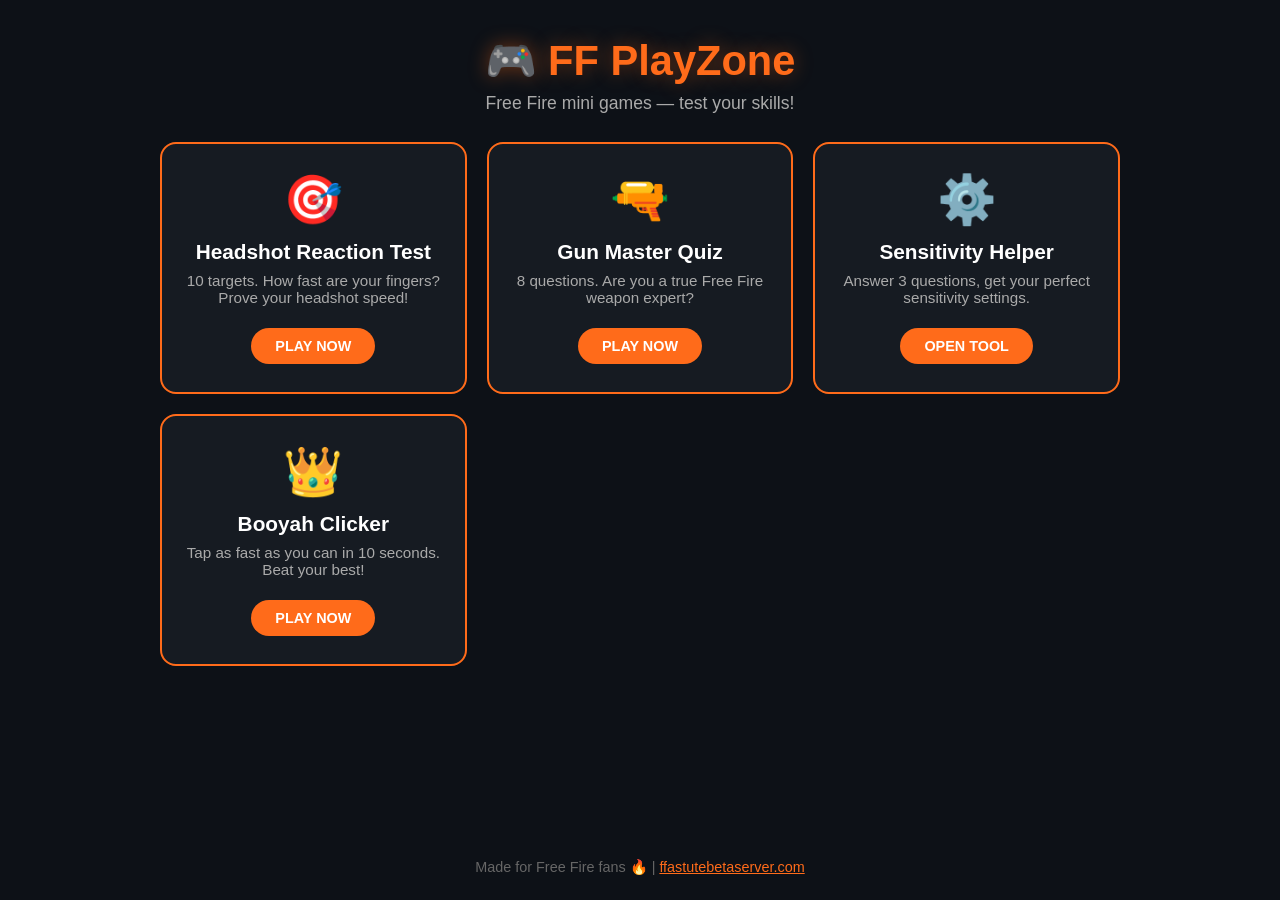
<file: index.html>
<!DOCTYPE html>
<html lang="en">
<head>
<meta charset="UTF-8">
<meta name="viewport" content="width=device-width, initial-scale=1.0, maximum-scale=1.0, user-scalable=no">
<meta name="description" content="Play free Free Fire mini games online - Headshot Reaction Test, Gun Master Quiz, Sensitivity Helper and Booyah Clicker. No download needed!">
<meta name="keywords" content="free fire mini games, free fire games online, headshot reaction test, ff quiz, ff sensitivity, booyah clicker, free fire tools">
<meta property="og:title" content="FF PlayZone - Free Fire Mini Games">
<meta property="og:description" content="4 free Free Fire mini games in your browser. Test your headshot speed!">
<meta property="og:type" content="website">
<meta name="google-site-verification" content="cEL4mnraSI4PlHnypVSVF9kv9lIkyo-G5kyy9Sn4YlQ">
<meta name="theme-color" content="#ff6b1a">
<title>FF PlayZone — Free Fire Mini Games</title>
<style>
*{margin:0;padding:0;box-sizing:border-box}
body{font-family:'Segoe UI',Arial,sans-serif;background:#0d1117;color:#fff;min-height:100vh;display:flex;flex-direction:column;align-items:center}
header{text-align:center;padding:36px 20px 8px}
header h1{font-size:2.6rem;color:#ff6b1a;text-shadow:0 0 20px rgba(255,107,26,.4)}
header p{color:#aaa;margin-top:8px;font-size:1.1rem}
.view{display:none;width:100%;max-width:1000px;padding:20px}
#view-home{display:block}
.grid{display:grid;grid-template-columns:repeat(auto-fit,minmax(240px,1fr));gap:20px;width:100%}
.card{background:#161b22;border:2px solid #ff6b1a;border-radius:16px;padding:28px 20px;text-align:center;color:#fff;cursor:pointer;transition:transform .15s,border-color .15s}
.card:hover{transform:translateY(-4px);border-color:#ffd23f}
.card-emoji{font-size:3rem;margin-bottom:12px}
.card h2{font-size:1.3rem;margin-bottom:8px}
.card p{color:#aaa;font-size:.95rem;margin-bottom:16px;min-height:40px}
.badge{display:inline-block;background:#ff6b1a;color:#fff;font-weight:bold;padding:10px 24px;border-radius:30px;font-size:.9rem}
.back{color:#ff6b1a;font-weight:bold;margin:6px 0 14px;display:inline-block;cursor:pointer;background:none;border:none;font-size:1rem;text-align:left}
.game-box{width:100%;max-width:700px;margin:0 auto;text-align:center}
#message{font-size:1.4rem;font-weight:bold;min-height:44px;margin:14px 0;color:#ffd23f}
.big-btn{background:#ff6b1a;color:#fff;border:none;font-size:1.2rem;font-weight:bold;padding:14px 44px;border-radius:40px;cursor:pointer;margin:8px}
.big-btn:hover{background:#ff822f}
.big-btn:disabled{background:#555;cursor:default}
.overlay-screen{position:absolute;inset:0;background:rgba(13,17,23,.94);display:flex;flex-direction:column;align-items:center;justify-content:center;border-radius:16px;z-index:5;padding:20px}
.overlay-screen h2{font-size:1.8rem;margin-bottom:12px;color:#ff6b1a}
.overlay-screen p{color:#ccc;margin-bottom:20px;max-width:420px}
#arena{position:relative;width:100%;height:64vh;min-height:400px;background:#0d1117;border:2px solid #ff6b1a;border-radius:16px;overflow:hidden;touch-action:none;user-select:none;-webkit-user-select:none}
#target{display:none;position:absolute;width:68px;height:68px;margin:-34px 0 0 -34px;border-radius:50%;background:radial-gradient(circle,#ff3b3b 28%,#ff6b1a 62%,#ffd23f 100%);cursor:pointer;box-shadow:0 0 26px #ff3b3b;z-index:2}
#result{font-size:1.3rem;font-weight:bold;margin-bottom:8px}
#rank{font-size:1.5rem;font-weight:bold;color:#ffd23f;margin-bottom:20px}
.opt-btn{display:block;width:100%;background:#161b22;border:2px solid #2a2f3a;color:#fff;font-size:1.05rem;padding:14px;border-radius:12px;margin:10px 0;cursor:pointer;text-align:left}
.opt-btn:hover{border-color:#ff6b1a}
.opt-btn.correct{border-color:#2ecc71;background:#14301f}
.opt-btn.wrong{border-color:#e74c3c;background:#331414}
.opt-btn:disabled{cursor:default;opacity:.9}
#quiz-q{font-size:1.35rem;font-weight:bold;margin:10px 0 18px;min-height:60px}
#quiz-score{color:#ffd23f;font-weight:bold;margin-bottom:10px}
.sensi-row{background:#161b22;border:2px solid #2a2f3a;border-radius:12px;padding:14px;margin:10px 0;display:flex;justify-content:space-between;align-items:center}
.sensi-row b{color:#ff6b1a;font-size:1.3rem}
select{background:#161b22;color:#fff;border:2px solid #2a2f3a;border-radius:10px;padding:10px 14px;font-size:1rem;margin:6px;width:100%;max-width:420px}
label{display:block;color:#aaa;margin-top:14px}
#clicker-btn{width:220px;height:220px;border-radius:50%;border:6px solid #ffd23f;background:radial-gradient(circle,#ff6b1a,#c1440e);color:#fff;font-size:1.8rem;font-weight:bold;cursor:pointer;margin:20px auto;display:block;touch-action:manipulation;user-select:none;-webkit-user-select:none}
#clicker-btn:active{transform:scale(.94)}
#click-count{font-size:3rem;font-weight:bold;color:#ffd23f}
#click-time{font-size:1.2rem;color:#aaa;margin-bottom:10px}
footer{margin-top:auto;padding:24px;color:#666;font-size:.9rem;text-align:center}
footer a{color:#ff6b1a}
</style>
</head>
<body>
<header>
  <h1>🎮 FF PlayZone</h1>
  <p>Free Fire mini games — test your skills!</p>
</header>

<!-- ============ HOME ============ -->
<div class="view" id="view-home">
  <div class="grid">
    <div class="card" onclick="show('view-reaction')">
      <div class="card-emoji">🎯</div><h2>Headshot Reaction Test</h2>
      <p>10 targets. How fast are your fingers? Prove your headshot speed!</p>
      <span class="badge">PLAY NOW</span>
    </div>
    <div class="card" onclick="show('view-quiz');startQuiz()">
      <div class="card-emoji">🔫</div><h2>Gun Master Quiz</h2>
      <p>8 questions. Are you a true Free Fire weapon expert?</p>
      <span class="badge">PLAY NOW</span>
    </div>
    <div class="card" onclick="show('view-sensi')">
      <div class="card-emoji">⚙️</div><h2>Sensitivity Helper</h2>
      <p>Answer 3 questions, get your perfect sensitivity settings.</p>
      <span class="badge">OPEN TOOL</span>
    </div>
    <div class="card" onclick="show('view-clicker');resetClicker()">
      <div class="card-emoji">👑</div><h2>Booyah Clicker</h2>
      <p>Tap as fast as you can in 10 seconds. Beat your best!</p>
      <span class="badge">PLAY NOW</span>
    </div>
  </div>
</div>

<!-- ============ REACTION GAME ============ -->
<div class="view" id="view-reaction">
  <button class="back" onclick="show('view-home')">← Back to games</button>
  <div class="game-box">
    <div id="message">Tap START when ready!</div>
    <div id="arena">
      <div id="startScreen" class="overlay-screen">
        <h2>🎯 Headshot Reaction Test</h2>
        <p>10 targets will pop up at random spots. Tap each one as FAST as you can!</p>
        <button id="startBtn" class="big-btn">START</button>
      </div>
      <div id="endScreen" class="overlay-screen" style="display:none">
        <h2>Done!</h2><p id="result"></p><p id="rank"></p>
        <button id="againBtn" class="big-btn">PLAY AGAIN</button>
      </div>
      <div id="target"></div>
    </div>
  </div>
</div>

<!-- ============ GUN QUIZ ============ -->
<div class="view" id="view-quiz">
  <button class="back" onclick="show('view-home')">← Back to games</button>
  <div class="game-box">
    <div id="quiz-score"></div>
    <div id="quiz-q"></div>
    <div id="quiz-opts"></div>
    <div id="quiz-end" style="display:none">
      <h2 style="color:#ff6b1a;margin:16px 0">Quiz Complete!</h2>
      <p id="quiz-result" style="font-size:1.3rem;margin-bottom:8px"></p>
      <p id="quiz-rank" style="font-size:1.4rem;color:#ffd23f;font-weight:bold;margin-bottom:16px"></p>
      <button class="big-btn" onclick="startQuiz()">PLAY AGAIN</button>
    </div>
  </div>
</div>

<!-- ============ SENSITIVITY HELPER ============ -->
<div class="view" id="view-sensi">
  <button class="back" onclick="show('view-home')">← Back to games</button>
  <div class="game-box" style="text-align:left">
    <h2 style="color:#ff6b1a;margin-bottom:6px">⚙️ Sensitivity Helper</h2>
    <p style="color:#aaa;margin-bottom:10px">Answer 3 questions — get a starting setup. Adjust in-game to your feel!</p>
    <label>1. Your device?</label>
    <select id="s-device"><option value="phone">📱 Phone</option><option value="tablet">📟 Tablet / iPad</option></select>
    <label>2. Your play style?</label>
    <select id="s-style"><option value="rusher">⚡ Rusher (close fights)</option><option value="allround">🎯 All-round</option><option value="sniper">🔭 Sniper (long range)</option></select>
    <label>3. Your experience?</label>
    <select id="s-exp"><option value="new">🌱 Beginner</option><option value="mid">🔥 Intermediate</option><option value="pro">👑 Pro</option></select>
    <div style="text-align:center;margin-top:16px"><button class="big-btn" onclick="genSensi()">GET MY SETTINGS</button></div>
    <div id="sensi-out" style="display:none;margin-top:10px">
      <div class="sensi-row"><span>General</span><b id="sv-gen"></b></div>
      <div class="sensi-row"><span>Red Dot</span><b id="sv-red"></b></div>
      <div class="sensi-row"><span>2x Scope</span><b id="sv-2x"></b></div>
      <div class="sensi-row"><span>4x Scope</span><b id="sv-4x"></b></div>
      <div class="sensi-row"><span>Sniper Scope</span><b id="sv-sn"></b></div>
      <div class="sensi-row"><span>Free Look</span><b id="sv-free"></b></div>
      <p style="color:#666;font-size:.85rem;margin-top:10px">Starting point only — test in training ground and adjust ±10 until it feels right. No setting gives auto headshots!</p>
    </div>
  </div>
</div>

<!-- ============ BOOYAH CLICKER ============ -->
<div class="view" id="view-clicker">
  <button class="back" onclick="show('view-home')">← Back to games</button>
  <div class="game-box">
    <h2 style="color:#ff6b1a">👑 Booyah Clicker</h2>
    <p style="color:#aaa;margin:8px 0">Tap the button as many times as you can in <b>10 seconds</b>!</p>
    <div id="click-time">Press START</div>
    <div id="click-count">0</div>
    <button id="clicker-btn" disabled>BOOYAH!</button>
    <div><button id="clicker-start" class="big-btn" onclick="startClicker()">START</button></div>
    <p id="click-best" style="color:#ffd23f;margin-top:10px"></p>
  </div>
</div>

<footer>
  <p>Made for Free Fire fans 🔥 | <a href="https://ffastutebetaserver.com">ffastutebetaserver.com</a></p>
</footer>

<script>
'use strict';
function show(id){
  var views=document.querySelectorAll('.view');
  for(var i=0;i<views.length;i++) views[i].style.display='none';
  document.getElementById(id).style.display='block';
  window.scrollTo(0,0);
}

/* ---------- 1. REACTION GAME ---------- */
var rArena=document.getElementById('arena'), rTarget=document.getElementById('target'),
    rMsg=document.getElementById('message'), rTimes=[], rRound=0, rStart=0, rTimer=null;
var R_TOTAL=10;
document.getElementById('startBtn').addEventListener('click',rStartGame);
document.getElementById('againBtn').addEventListener('click',rStartGame);
function rStartGame(){
  document.getElementById('startScreen').style.display='none';
  document.getElementById('endScreen').style.display='none';
  rRound=0; rTimes=[]; rNext();
}
function rNext(){
  if(rRound>=R_TOTAL){ rFinish(); return; }
  rTarget.style.display='none'; rMsg.textContent='Wait for the target…';
  rTimer=setTimeout(function(){
    var r=rArena.getBoundingClientRect(), pad=70;
    var x=pad+Math.random()*Math.max(r.width-pad*2,10);
    var y=pad+Math.random()*Math.max(r.height-pad*2,10);
    rTarget.style.left=x+'px'; rTarget.style.top=y+'px';
    rTarget.style.display='block'; rStart=performance.now(); rMsg.textContent='TAP NOW!';
  }, 800+Math.random()*2200);
}
rTarget.addEventListener('pointerdown',function(e){
  e.preventDefault();
  if(rTarget.style.display!=='block') return;
  var ms=Math.round(performance.now()-rStart);
  rTimes.push(ms); rRound++; clearTimeout(rTimer); rTarget.style.display='none';
  if(rRound>=R_TOTAL){ rFinish(); return; }
  rMsg.textContent=ms+' ms — '+(R_TOTAL-rRound)+' left';
  setTimeout(rNext,600);
});
function rFinish(){
  clearTimeout(rTimer); rTarget.style.display='none';
  var avg=Math.round(rTimes.reduce(function(a,b){return a+b;},0)/rTimes.length);
  var best=Math.min.apply(null,rTimes);
  document.getElementById('result').textContent='Average: '+avg+' ms • Best: '+best+' ms';
  var rank = avg<250 ? '🏆 GRANDMASTER — insane speed!'
    : avg<350 ? '💎 HEROIC — pro player!'
    : avg<450 ? '🔷 DIAMOND — sharp!'
    : avg<600 ? '🟢 PLATINUM — good!' : '🟡 GOLD — keep practicing!';
  document.getElementById('rank').textContent=rank;
  rMsg.textContent='Test complete!';
  document.getElementById('endScreen').style.display='flex';
}

/* ---------- 2. GUN MASTER QUIZ ---------- */
var QUIZ=[
 {q:'Which gun is called the king of close-range fights?',o:['AK','MP40','AWM','M4A1'],a:1},
 {q:'The AWM is what type of weapon?',o:['SMG','Shotgun','Sniper Rifle','Pistol'],a:2},
 {q:'Which shotgun hits hardest up close?',o:['M1014','SPAS12','M1887','Desert Eagle'],a:2},
 {q:'The Desert Eagle is a…',o:['Assault Rifle','SMG','Sniper','Pistol'],a:3},
 {q:'Where do you find the Groza?',o:['In houses','Airdrop','Vending machine','Anywhere'],a:1},
 {q:'Which of these is an Assault Rifle?',o:['MP5','M4A1','UMP','M1014'],a:1},
 {q:'The Kar98k uses which ammo?',o:['SMG ammo','Shotgun shells','Sniper ammo','AR ammo'],a:2},
 {q:'Which weapon is best for long-range one-taps?',o:['MP40','M1887','AWM','Fists'],a:2}
];
var qIdx=0,qScore=0;
function startQuiz(){
  qIdx=0;qScore=0;
  document.getElementById('quiz-end').style.display='none';
  renderQ();
}
function renderQ(){
  var Q=QUIZ[qIdx];
  document.getElementById('quiz-score').textContent='Question '+(qIdx+1)+'/'+QUIZ.length+' • Score: '+qScore;
  document.getElementById('quiz-q').textContent=Q.q;
  var box=document.getElementById('quiz-opts'); box.innerHTML='';
  for(var i=0;i<Q.o.length;i++){
    (function(i){
      var b=document.createElement('button');
      b.className='opt-btn'; b.textContent=Q.o[i];
      b.onclick=function(){answerQ(i,b);};
      box.appendChild(b);
    })(i);
  }
}
function answerQ(i,btn){
  var Q=QUIZ[qIdx];
  var btns=document.getElementById('quiz-opts').children;
  for(var k=0;k<btns.length;k++) btns[k].disabled=true;
  if(i===Q.a){ btn.className+=' correct'; qScore++; }
  else { btn.className+=' wrong'; btns[Q.a].className+=' correct'; }
  setTimeout(function(){
    qIdx++;
    if(qIdx<QUIZ.length) renderQ(); else endQuiz();
  },900);
}
function endQuiz(){
  document.getElementById('quiz-q').textContent='';
  document.getElementById('quiz-opts').innerHTML='';
  document.getElementById('quiz-score').textContent='';
  document.getElementById('quiz-result').textContent='You scored '+qScore+' / '+QUIZ.length;
  var r = qScore===8 ? '🏆 WEAPON MASTER!' : qScore>=6 ? '💎 Pro Shooter!' : qScore>=4 ? '🔷 Solid Player!' : '🟡 Keep Training!';
  document.getElementById('quiz-rank').textContent=r;
  document.getElementById('quiz-end').style.display='block';
}

/* ---------- 3. SENSITIVITY HELPER ---------- */
function genSensi(){
  var dev=document.getElementById('s-device').value,
      sty=document.getElementById('s-style').value,
      exp=document.getElementById('s-exp').value;
  var base = dev==='tablet' ? 85 : 95;
  if(sty==='rusher') base+=5;
  if(sty==='sniper') base-=10;
  if(exp==='new') base-=10;
  if(exp==='pro') base+=5;
  function clamp(v){ return Math.max(50,Math.min(100,Math.round(v))); }
  document.getElementById('sv-gen').textContent=clamp(base);
  document.getElementById('sv-red').textContent=clamp(base);
  document.getElementById('sv-2x').textContent=clamp(base-8);
  document.getElementById('sv-4x').textContent=clamp(base-15);
  document.getElementById('sv-sn').textContent=clamp(base-25);
  document.getElementById('sv-free').textContent=clamp(base+2);
  document.getElementById('sensi-out').style.display='block';
}

/* ---------- 4. BOOYAH CLICKER ---------- */
var cCount=0,cActive=false,cTimer=null,cLeft=10;
var cBest=parseInt(localStorage.getItem('booyahBest')||'0',10);
function resetClicker(){
  cCount=0;cActive=false;clearInterval(cTimer);
  document.getElementById('click-count').textContent='0';
  document.getElementById('click-time').textContent='Press START';
  document.getElementById('clicker-btn').disabled=true;
  document.getElementById('clicker-start').disabled=false;
  showBest();
}
function showBest(){
  document.getElementById('click-best').textContent = cBest>0 ? '🏅 Your best: '+cBest+' taps' : '';
}
function startClicker(){
  cCount=0;cLeft=10;cActive=true;
  document.getElementById('click-count').textContent='0';
  document.getElementById('clicker-btn').disabled=false;
  document.getElementById('clicker-start').disabled=true;
  tick();
  cTimer=setInterval(function(){
    cLeft--; tick();
    if(cLeft<=0){ endClicker(); }
  },1000);
}
function tick(){ document.getElementById('click-time').textContent=cLeft+' seconds left!'; }
document.getElementById('clicker-btn').addEventListener('pointerdown',function(e){
  e.preventDefault();
  if(!cActive) return;
  cCount++;
  document.getElementById('click-count').textContent=cCount;
});
function endClicker(){
  clearInterval(cTimer); cActive=false;
  document.getElementById('clicker-btn').disabled=true;
  document.getElementById('clicker-start').disabled=false;
  var msg;
  if(cCount>cBest && cCount>0){ cBest=cCount; localStorage.setItem('booyahBest',String(cBest)); msg='🎉 NEW BEST! '; }
  else msg='';
  msg += cCount>=80 ? 'BOOYAH! Insane speed! 👑' : cCount>=50 ? 'Great tapping! 🔥' : cCount>=25 ? 'Good! Keep practicing! 👍' : 'Warm up those fingers! 💪';
  document.getElementById('click-time').textContent=msg;
  showBest();
}
showBest();
</script>
</body>
</html>
</file>
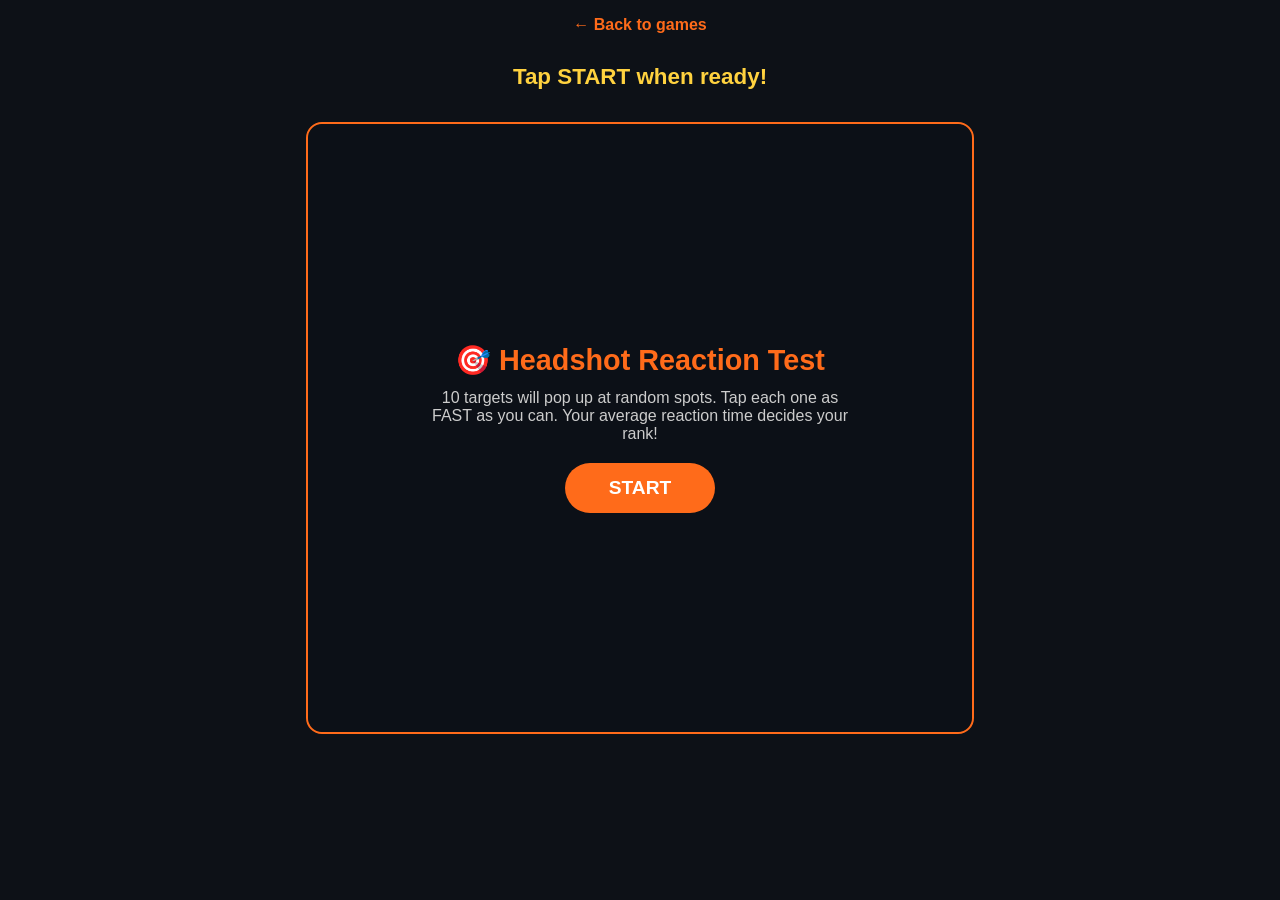
<file: headshot-reaction.html>
<!DOCTYPE html>
<html lang="en">
<head>
<meta charset="UTF-8">
<meta name="viewport" content="width=device-width, initial-scale=1.0, maximum-scale=1.0, user-scalable=no">
<title>Headshot Reaction Test — FF PlayZone</title>
<link rel="stylesheet" href="../style.css">
<style>
  #arena {
    position: relative;
    width: 100%;
    height: 68vh;
    min-height: 420px;
    background: #0d1117;
    border: 2px solid #ff6b1a;
    border-radius: 16px;
    overflow: hidden;
    touch-action: none;
    user-select: none;
    -webkit-user-select: none;
  }
  #target {
    display: none;
    position: absolute;
    width: 68px; height: 68px;
    margin: -34px 0 0 -34px;
    border-radius: 50%;
    background: radial-gradient(circle, #ff3b3b 28%, #ff6b1a 62%, #ffd23f 100%);
    cursor: pointer;
    box-shadow: 0 0 26px #ff3b3b;
    z-index: 2;
  }
</style>
</head>
<body>
<a class="back" href="../index.html">← Back to games</a>
<div class="game-wrap">
  <div id="message">Tap START when ready!</div>
  <div id="arena">
    <div id="startScreen" class="overlay-screen">
      <h2>🎯 Headshot Reaction Test</h2>
      <p>10 targets will pop up at random spots. Tap each one as FAST as you can. Your average reaction time decides your rank!</p>
      <button id="startBtn" class="big-btn">START</button>
    </div>
    <div id="endScreen" class="overlay-screen" style="display:none">
      <h2>Done!</h2>
      <p id="result"></p>
      <p id="rank"></p>
      <button id="againBtn" class="big-btn">PLAY AGAIN</button>
    </div>
    <div id="target"></div>
  </div>
</div>
<script src="headshot.js"></script>
</body>
</html>
</file>
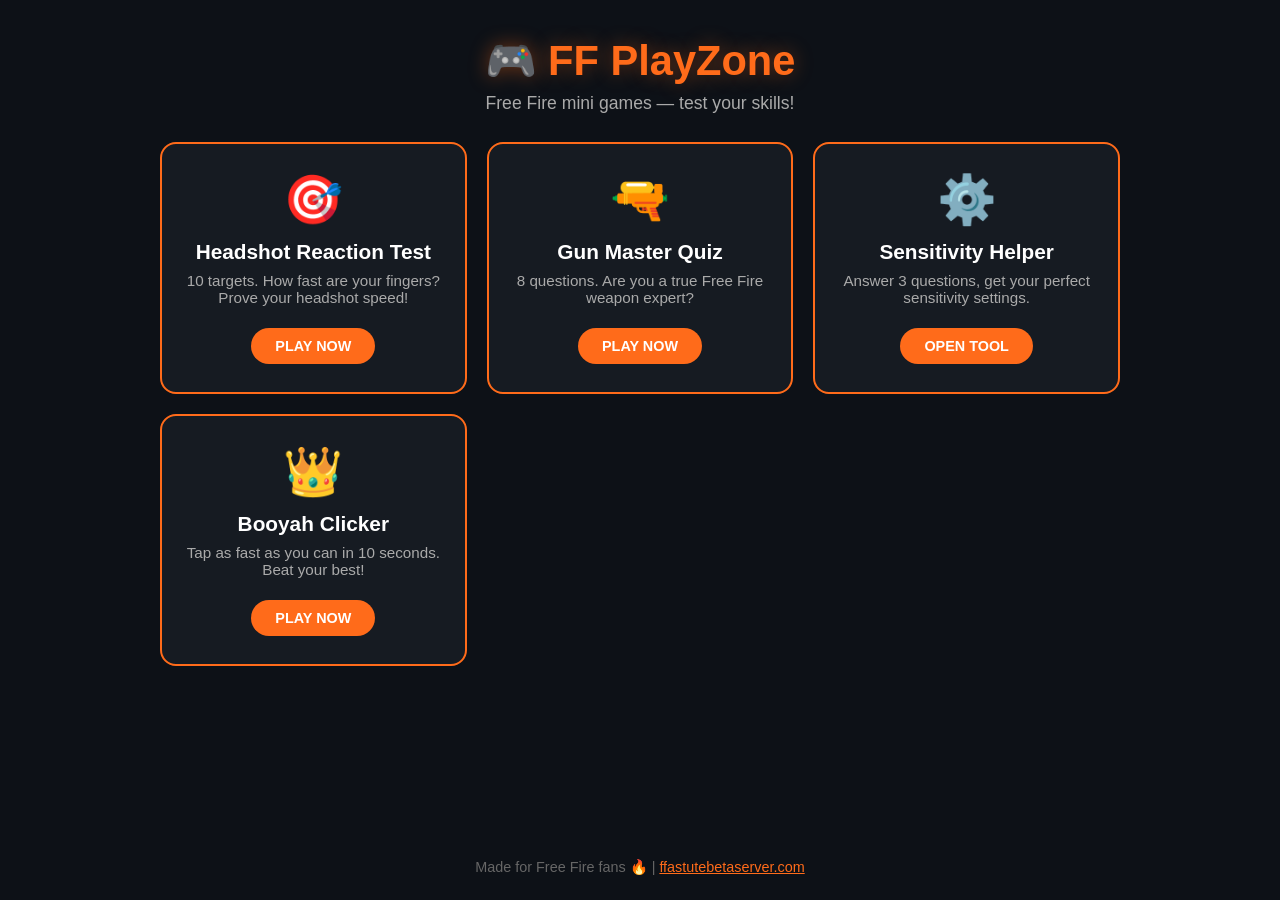
<file: index (2).html>
<!DOCTYPE html>
<html lang="en">
<head>
<meta charset="UTF-8">
<meta name="viewport" content="width=device-width, initial-scale=1.0, maximum-scale=1.0, user-scalable=no">
<meta name="description" content="Play free Free Fire mini games online - Headshot Reaction Test, Gun Master Quiz, Sensitivity Helper and Booyah Clicker. No download needed!">
<meta name="keywords" content="free fire mini games, free fire games online, headshot reaction test, ff quiz, ff sensitivity, booyah clicker, free fire tools">
<meta property="og:title" content="FF PlayZone - Free Fire Mini Games">
<meta property="og:description" content="4 free Free Fire mini games in your browser. Test your headshot speed!">
<meta property="og:type" content="website">
<meta name="google-site-verification" content="google574f6de405ccb6bb.html">
<meta name="theme-color" content="#ff6b1a">
<title>FF PlayZone — Free Fire Mini Games</title>
<style>
*{margin:0;padding:0;box-sizing:border-box}
body{font-family:'Segoe UI',Arial,sans-serif;background:#0d1117;color:#fff;min-height:100vh;display:flex;flex-direction:column;align-items:center}
header{text-align:center;padding:36px 20px 8px}
header h1{font-size:2.6rem;color:#ff6b1a;text-shadow:0 0 20px rgba(255,107,26,.4)}
header p{color:#aaa;margin-top:8px;font-size:1.1rem}
.view{display:none;width:100%;max-width:1000px;padding:20px}
#view-home{display:block}
.grid{display:grid;grid-template-columns:repeat(auto-fit,minmax(240px,1fr));gap:20px;width:100%}
.card{background:#161b22;border:2px solid #ff6b1a;border-radius:16px;padding:28px 20px;text-align:center;color:#fff;cursor:pointer;transition:transform .15s,border-color .15s}
.card:hover{transform:translateY(-4px);border-color:#ffd23f}
.card-emoji{font-size:3rem;margin-bottom:12px}
.card h2{font-size:1.3rem;margin-bottom:8px}
.card p{color:#aaa;font-size:.95rem;margin-bottom:16px;min-height:40px}
.badge{display:inline-block;background:#ff6b1a;color:#fff;font-weight:bold;padding:10px 24px;border-radius:30px;font-size:.9rem}
.back{color:#ff6b1a;font-weight:bold;margin:6px 0 14px;display:inline-block;cursor:pointer;background:none;border:none;font-size:1rem;text-align:left}
.game-box{width:100%;max-width:700px;margin:0 auto;text-align:center}
#message{font-size:1.4rem;font-weight:bold;min-height:44px;margin:14px 0;color:#ffd23f}
.big-btn{background:#ff6b1a;color:#fff;border:none;font-size:1.2rem;font-weight:bold;padding:14px 44px;border-radius:40px;cursor:pointer;margin:8px}
.big-btn:hover{background:#ff822f}
.big-btn:disabled{background:#555;cursor:default}
.overlay-screen{position:absolute;inset:0;background:rgba(13,17,23,.94);display:flex;flex-direction:column;align-items:center;justify-content:center;border-radius:16px;z-index:5;padding:20px}
.overlay-screen h2{font-size:1.8rem;margin-bottom:12px;color:#ff6b1a}
.overlay-screen p{color:#ccc;margin-bottom:20px;max-width:420px}
#arena{position:relative;width:100%;height:64vh;min-height:400px;background:#0d1117;border:2px solid #ff6b1a;border-radius:16px;overflow:hidden;touch-action:none;user-select:none;-webkit-user-select:none}
#target{display:none;position:absolute;width:68px;height:68px;margin:-34px 0 0 -34px;border-radius:50%;background:radial-gradient(circle,#ff3b3b 28%,#ff6b1a 62%,#ffd23f 100%);cursor:pointer;box-shadow:0 0 26px #ff3b3b;z-index:2}
#result{font-size:1.3rem;font-weight:bold;margin-bottom:8px}
#rank{font-size:1.5rem;font-weight:bold;color:#ffd23f;margin-bottom:20px}
.opt-btn{display:block;width:100%;background:#161b22;border:2px solid #2a2f3a;color:#fff;font-size:1.05rem;padding:14px;border-radius:12px;margin:10px 0;cursor:pointer;text-align:left}
.opt-btn:hover{border-color:#ff6b1a}
.opt-btn.correct{border-color:#2ecc71;background:#14301f}
.opt-btn.wrong{border-color:#e74c3c;background:#331414}
.opt-btn:disabled{cursor:default;opacity:.9}
#quiz-q{font-size:1.35rem;font-weight:bold;margin:10px 0 18px;min-height:60px}
#quiz-score{color:#ffd23f;font-weight:bold;margin-bottom:10px}
.sensi-row{background:#161b22;border:2px solid #2a2f3a;border-radius:12px;padding:14px;margin:10px 0;display:flex;justify-content:space-between;align-items:center}
.sensi-row b{color:#ff6b1a;font-size:1.3rem}
select{background:#161b22;color:#fff;border:2px solid #2a2f3a;border-radius:10px;padding:10px 14px;font-size:1rem;margin:6px;width:100%;max-width:420px}
label{display:block;color:#aaa;margin-top:14px}
#clicker-btn{width:220px;height:220px;border-radius:50%;border:6px solid #ffd23f;background:radial-gradient(circle,#ff6b1a,#c1440e);color:#fff;font-size:1.8rem;font-weight:bold;cursor:pointer;margin:20px auto;display:block;touch-action:manipulation;user-select:none;-webkit-user-select:none}
#clicker-btn:active{transform:scale(.94)}
#click-count{font-size:3rem;font-weight:bold;color:#ffd23f}
#click-time{font-size:1.2rem;color:#aaa;margin-bottom:10px}
footer{margin-top:auto;padding:24px;color:#666;font-size:.9rem;text-align:center}
footer a{color:#ff6b1a}
</style>
</head>
<body>
<header>
  <h1>🎮 FF PlayZone</h1>
  <p>Free Fire mini games — test your skills!</p>
</header>

<!-- ============ HOME ============ -->
<div class="view" id="view-home">
  <div class="grid">
    <div class="card" onclick="show('view-reaction')">
      <div class="card-emoji">🎯</div><h2>Headshot Reaction Test</h2>
      <p>10 targets. How fast are your fingers? Prove your headshot speed!</p>
      <span class="badge">PLAY NOW</span>
    </div>
    <div class="card" onclick="show('view-quiz');startQuiz()">
      <div class="card-emoji">🔫</div><h2>Gun Master Quiz</h2>
      <p>8 questions. Are you a true Free Fire weapon expert?</p>
      <span class="badge">PLAY NOW</span>
    </div>
    <div class="card" onclick="show('view-sensi')">
      <div class="card-emoji">⚙️</div><h2>Sensitivity Helper</h2>
      <p>Answer 3 questions, get your perfect sensitivity settings.</p>
      <span class="badge">OPEN TOOL</span>
    </div>
    <div class="card" onclick="show('view-clicker');resetClicker()">
      <div class="card-emoji">👑</div><h2>Booyah Clicker</h2>
      <p>Tap as fast as you can in 10 seconds. Beat your best!</p>
      <span class="badge">PLAY NOW</span>
    </div>
  </div>
</div>

<!-- ============ REACTION GAME ============ -->
<div class="view" id="view-reaction">
  <button class="back" onclick="show('view-home')">← Back to games</button>
  <div class="game-box">
    <div id="message">Tap START when ready!</div>
    <div id="arena">
      <div id="startScreen" class="overlay-screen">
        <h2>🎯 Headshot Reaction Test</h2>
        <p>10 targets will pop up at random spots. Tap each one as FAST as you can!</p>
        <button id="startBtn" class="big-btn">START</button>
      </div>
      <div id="endScreen" class="overlay-screen" style="display:none">
        <h2>Done!</h2><p id="result"></p><p id="rank"></p>
        <button id="againBtn" class="big-btn">PLAY AGAIN</button>
      </div>
      <div id="target"></div>
    </div>
  </div>
</div>

<!-- ============ GUN QUIZ ============ -->
<div class="view" id="view-quiz">
  <button class="back" onclick="show('view-home')">← Back to games</button>
  <div class="game-box">
    <div id="quiz-score"></div>
    <div id="quiz-q"></div>
    <div id="quiz-opts"></div>
    <div id="quiz-end" style="display:none">
      <h2 style="color:#ff6b1a;margin:16px 0">Quiz Complete!</h2>
      <p id="quiz-result" style="font-size:1.3rem;margin-bottom:8px"></p>
      <p id="quiz-rank" style="font-size:1.4rem;color:#ffd23f;font-weight:bold;margin-bottom:16px"></p>
      <button class="big-btn" onclick="startQuiz()">PLAY AGAIN</button>
    </div>
  </div>
</div>

<!-- ============ SENSITIVITY HELPER ============ -->
<div class="view" id="view-sensi">
  <button class="back" onclick="show('view-home')">← Back to games</button>
  <div class="game-box" style="text-align:left">
    <h2 style="color:#ff6b1a;margin-bottom:6px">⚙️ Sensitivity Helper</h2>
    <p style="color:#aaa;margin-bottom:10px">Answer 3 questions — get a starting setup. Adjust in-game to your feel!</p>
    <label>1. Your device?</label>
    <select id="s-device"><option value="phone">📱 Phone</option><option value="tablet">📟 Tablet / iPad</option></select>
    <label>2. Your play style?</label>
    <select id="s-style"><option value="rusher">⚡ Rusher (close fights)</option><option value="allround">🎯 All-round</option><option value="sniper">🔭 Sniper (long range)</option></select>
    <label>3. Your experience?</label>
    <select id="s-exp"><option value="new">🌱 Beginner</option><option value="mid">🔥 Intermediate</option><option value="pro">👑 Pro</option></select>
    <div style="text-align:center;margin-top:16px"><button class="big-btn" onclick="genSensi()">GET MY SETTINGS</button></div>
    <div id="sensi-out" style="display:none;margin-top:10px">
      <div class="sensi-row"><span>General</span><b id="sv-gen"></b></div>
      <div class="sensi-row"><span>Red Dot</span><b id="sv-red"></b></div>
      <div class="sensi-row"><span>2x Scope</span><b id="sv-2x"></b></div>
      <div class="sensi-row"><span>4x Scope</span><b id="sv-4x"></b></div>
      <div class="sensi-row"><span>Sniper Scope</span><b id="sv-sn"></b></div>
      <div class="sensi-row"><span>Free Look</span><b id="sv-free"></b></div>
      <p style="color:#666;font-size:.85rem;margin-top:10px">Starting point only — test in training ground and adjust ±10 until it feels right. No setting gives auto headshots!</p>
    </div>
  </div>
</div>

<!-- ============ BOOYAH CLICKER ============ -->
<div class="view" id="view-clicker">
  <button class="back" onclick="show('view-home')">← Back to games</button>
  <div class="game-box">
    <h2 style="color:#ff6b1a">👑 Booyah Clicker</h2>
    <p style="color:#aaa;margin:8px 0">Tap the button as many times as you can in <b>10 seconds</b>!</p>
    <div id="click-time">Press START</div>
    <div id="click-count">0</div>
    <button id="clicker-btn" disabled>BOOYAH!</button>
    <div><button id="clicker-start" class="big-btn" onclick="startClicker()">START</button></div>
    <p id="click-best" style="color:#ffd23f;margin-top:10px"></p>
  </div>
</div>

<footer>
  <p>Made for Free Fire fans 🔥 | <a href="https://ffastutebetaserver.com">ffastutebetaserver.com</a></p>
</footer>

<script>
'use strict';
function show(id){
  var views=document.querySelectorAll('.view');
  for(var i=0;i<views.length;i++) views[i].style.display='none';
  document.getElementById(id).style.display='block';
  window.scrollTo(0,0);
}

/* ---------- 1. REACTION GAME ---------- */
var rArena=document.getElementById('arena'), rTarget=document.getElementById('target'),
    rMsg=document.getElementById('message'), rTimes=[], rRound=0, rStart=0, rTimer=null;
var R_TOTAL=10;
document.getElementById('startBtn').addEventListener('click',rStartGame);
document.getElementById('againBtn').addEventListener('click',rStartGame);
function rStartGame(){
  document.getElementById('startScreen').style.display='none';
  document.getElementById('endScreen').style.display='none';
  rRound=0; rTimes=[]; rNext();
}
function rNext(){
  if(rRound>=R_TOTAL){ rFinish(); return; }
  rTarget.style.display='none'; rMsg.textContent='Wait for the target…';
  rTimer=setTimeout(function(){
    var r=rArena.getBoundingClientRect(), pad=70;
    var x=pad+Math.random()*Math.max(r.width-pad*2,10);
    var y=pad+Math.random()*Math.max(r.height-pad*2,10);
    rTarget.style.left=x+'px'; rTarget.style.top=y+'px';
    rTarget.style.display='block'; rStart=performance.now(); rMsg.textContent='TAP NOW!';
  }, 800+Math.random()*2200);
}
rTarget.addEventListener('pointerdown',function(e){
  e.preventDefault();
  if(rTarget.style.display!=='block') return;
  var ms=Math.round(performance.now()-rStart);
  rTimes.push(ms); rRound++; clearTimeout(rTimer); rTarget.style.display='none';
  if(rRound>=R_TOTAL){ rFinish(); return; }
  rMsg.textContent=ms+' ms — '+(R_TOTAL-rRound)+' left';
  setTimeout(rNext,600);
});
function rFinish(){
  clearTimeout(rTimer); rTarget.style.display='none';
  var avg=Math.round(rTimes.reduce(function(a,b){return a+b;},0)/rTimes.length);
  var best=Math.min.apply(null,rTimes);
  document.getElementById('result').textContent='Average: '+avg+' ms • Best: '+best+' ms';
  var rank = avg<250 ? '🏆 GRANDMASTER — insane speed!'
    : avg<350 ? '💎 HEROIC — pro player!'
    : avg<450 ? '🔷 DIAMOND — sharp!'
    : avg<600 ? '🟢 PLATINUM — good!' : '🟡 GOLD — keep practicing!';
  document.getElementById('rank').textContent=rank;
  rMsg.textContent='Test complete!';
  document.getElementById('endScreen').style.display='flex';
}

/* ---------- 2. GUN MASTER QUIZ ---------- */
var QUIZ=[
 {q:'Which gun is called the king of close-range fights?',o:['AK','MP40','AWM','M4A1'],a:1},
 {q:'The AWM is what type of weapon?',o:['SMG','Shotgun','Sniper Rifle','Pistol'],a:2},
 {q:'Which shotgun hits hardest up close?',o:['M1014','SPAS12','M1887','Desert Eagle'],a:2},
 {q:'The Desert Eagle is a…',o:['Assault Rifle','SMG','Sniper','Pistol'],a:3},
 {q:'Where do you find the Groza?',o:['In houses','Airdrop','Vending machine','Anywhere'],a:1},
 {q:'Which of these is an Assault Rifle?',o:['MP5','M4A1','UMP','M1014'],a:1},
 {q:'The Kar98k uses which ammo?',o:['SMG ammo','Shotgun shells','Sniper ammo','AR ammo'],a:2},
 {q:'Which weapon is best for long-range one-taps?',o:['MP40','M1887','AWM','Fists'],a:2}
];
var qIdx=0,qScore=0;
function startQuiz(){
  qIdx=0;qScore=0;
  document.getElementById('quiz-end').style.display='none';
  renderQ();
}
function renderQ(){
  var Q=QUIZ[qIdx];
  document.getElementById('quiz-score').textContent='Question '+(qIdx+1)+'/'+QUIZ.length+' • Score: '+qScore;
  document.getElementById('quiz-q').textContent=Q.q;
  var box=document.getElementById('quiz-opts'); box.innerHTML='';
  for(var i=0;i<Q.o.length;i++){
    (function(i){
      var b=document.createElement('button');
      b.className='opt-btn'; b.textContent=Q.o[i];
      b.onclick=function(){answerQ(i,b);};
      box.appendChild(b);
    })(i);
  }
}
function answerQ(i,btn){
  var Q=QUIZ[qIdx];
  var btns=document.getElementById('quiz-opts').children;
  for(var k=0;k<btns.length;k++) btns[k].disabled=true;
  if(i===Q.a){ btn.className+=' correct'; qScore++; }
  else { btn.className+=' wrong'; btns[Q.a].className+=' correct'; }
  setTimeout(function(){
    qIdx++;
    if(qIdx<QUIZ.length) renderQ(); else endQuiz();
  },900);
}
function endQuiz(){
  document.getElementById('quiz-q').textContent='';
  document.getElementById('quiz-opts').innerHTML='';
  document.getElementById('quiz-score').textContent='';
  document.getElementById('quiz-result').textContent='You scored '+qScore+' / '+QUIZ.length;
  var r = qScore===8 ? '🏆 WEAPON MASTER!' : qScore>=6 ? '💎 Pro Shooter!' : qScore>=4 ? '🔷 Solid Player!' : '🟡 Keep Training!';
  document.getElementById('quiz-rank').textContent=r;
  document.getElementById('quiz-end').style.display='block';
}

/* ---------- 3. SENSITIVITY HELPER ---------- */
function genSensi(){
  var dev=document.getElementById('s-device').value,
      sty=document.getElementById('s-style').value,
      exp=document.getElementById('s-exp').value;
  var base = dev==='tablet' ? 85 : 95;
  if(sty==='rusher') base+=5;
  if(sty==='sniper') base-=10;
  if(exp==='new') base-=10;
  if(exp==='pro') base+=5;
  function clamp(v){ return Math.max(50,Math.min(100,Math.round(v))); }
  document.getElementById('sv-gen').textContent=clamp(base);
  document.getElementById('sv-red').textContent=clamp(base);
  document.getElementById('sv-2x').textContent=clamp(base-8);
  document.getElementById('sv-4x').textContent=clamp(base-15);
  document.getElementById('sv-sn').textContent=clamp(base-25);
  document.getElementById('sv-free').textContent=clamp(base+2);
  document.getElementById('sensi-out').style.display='block';
}

/* ---------- 4. BOOYAH CLICKER ---------- */
var cCount=0,cActive=false,cTimer=null,cLeft=10;
var cBest=parseInt(localStorage.getItem('booyahBest')||'0',10);
function resetClicker(){
  cCount=0;cActive=false;clearInterval(cTimer);
  document.getElementById('click-count').textContent='0';
  document.getElementById('click-time').textContent='Press START';
  document.getElementById('clicker-btn').disabled=true;
  document.getElementById('clicker-start').disabled=false;
  showBest();
}
function showBest(){
  document.getElementById('click-best').textContent = cBest>0 ? '🏅 Your best: '+cBest+' taps' : '';
}
function startClicker(){
  cCount=0;cLeft=10;cActive=true;
  document.getElementById('click-count').textContent='0';
  document.getElementById('clicker-btn').disabled=false;
  document.getElementById('clicker-start').disabled=true;
  tick();
  cTimer=setInterval(function(){
    cLeft--; tick();
    if(cLeft<=0){ endClicker(); }
  },1000);
}
function tick(){ document.getElementById('click-time').textContent=cLeft+' seconds left!'; }
document.getElementById('clicker-btn').addEventListener('pointerdown',function(e){
  e.preventDefault();
  if(!cActive) return;
  cCount++;
  document.getElementById('click-count').textContent=cCount;
});
function endClicker(){
  clearInterval(cTimer); cActive=false;
  document.getElementById('clicker-btn').disabled=true;
  document.getElementById('clicker-start').disabled=false;
  var msg;
  if(cCount>cBest && cCount>0){ cBest=cCount; localStorage.setItem('booyahBest',String(cBest)); msg='🎉 NEW BEST! '; }
  else msg='';
  msg += cCount>=80 ? 'BOOYAH! Insane speed! 👑' : cCount>=50 ? 'Great tapping! 🔥' : cCount>=25 ? 'Good! Keep practicing! 👍' : 'Warm up those fingers! 💪';
  document.getElementById('click-time').textContent=msg;
  showBest();
}
showBest();
</script>
</body>
</html>
</file>
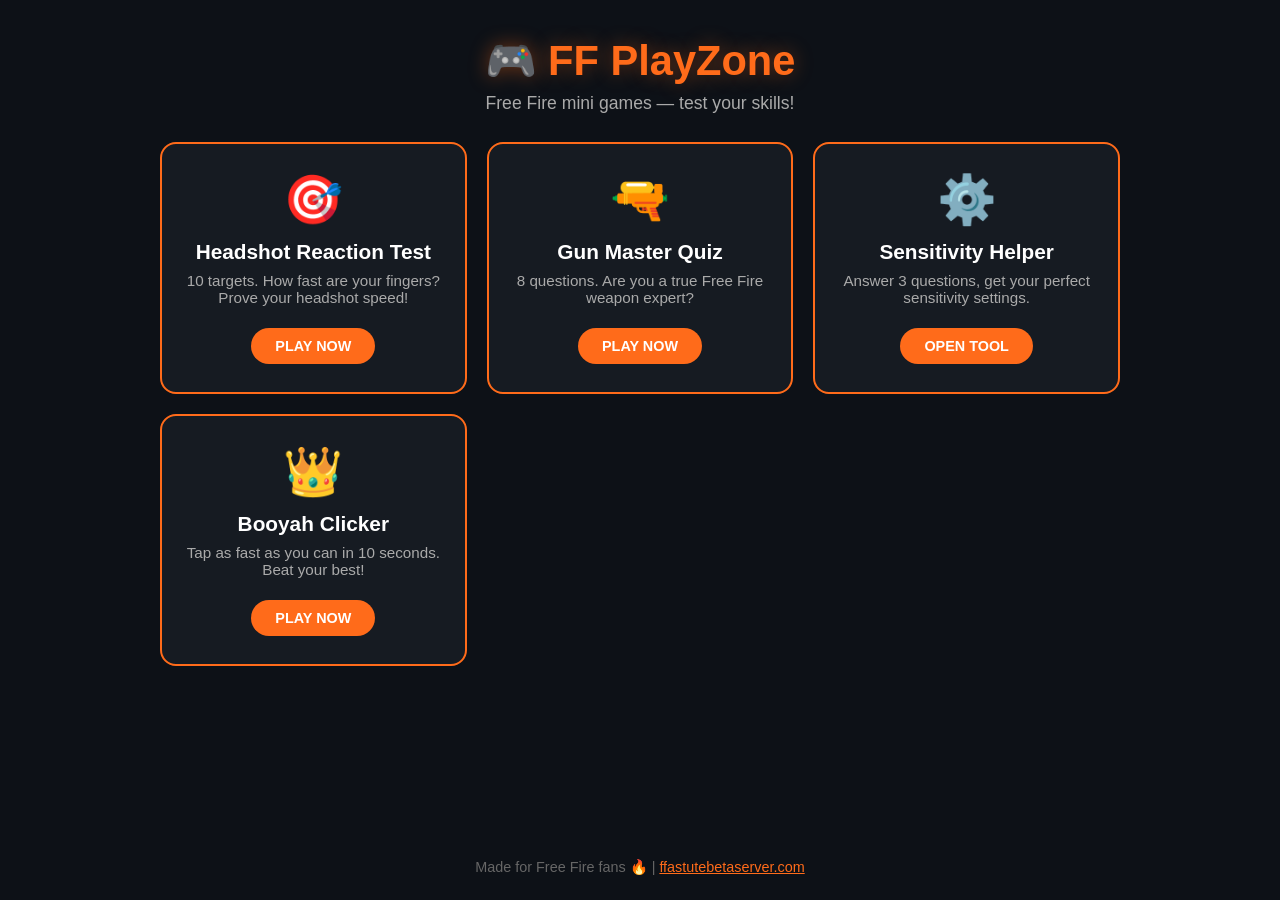
<file: mirrrr.html>
<!DOCTYPE html>
<html lang="en">
<head>
<meta charset="UTF-8">
<meta name="viewport" content="width=device-width, initial-scale=1.0, maximum-scale=1.0, user-scalable=no">
<title>FF PlayZone — Free Fire Mini Games</title>
<style>
*{margin:0;padding:0;box-sizing:border-box}
body{font-family:'Segoe UI',Arial,sans-serif;background:#0d1117;color:#fff;min-height:100vh;display:flex;flex-direction:column;align-items:center}
header{text-align:center;padding:36px 20px 8px}
header h1{font-size:2.6rem;color:#ff6b1a;text-shadow:0 0 20px rgba(255,107,26,.4)}
header p{color:#aaa;margin-top:8px;font-size:1.1rem}
.view{display:none;width:100%;max-width:1000px;padding:20px}
#view-home{display:block}
.grid{display:grid;grid-template-columns:repeat(auto-fit,minmax(240px,1fr));gap:20px;width:100%}
.card{background:#161b22;border:2px solid #ff6b1a;border-radius:16px;padding:28px 20px;text-align:center;color:#fff;cursor:pointer;transition:transform .15s,border-color .15s}
.card:hover{transform:translateY(-4px);border-color:#ffd23f}
.card-emoji{font-size:3rem;margin-bottom:12px}
.card h2{font-size:1.3rem;margin-bottom:8px}
.card p{color:#aaa;font-size:.95rem;margin-bottom:16px;min-height:40px}
.badge{display:inline-block;background:#ff6b1a;color:#fff;font-weight:bold;padding:10px 24px;border-radius:30px;font-size:.9rem}
.back{color:#ff6b1a;font-weight:bold;margin:6px 0 14px;display:inline-block;cursor:pointer;background:none;border:none;font-size:1rem;text-align:left}
.game-box{width:100%;max-width:700px;margin:0 auto;text-align:center}
#message{font-size:1.4rem;font-weight:bold;min-height:44px;margin:14px 0;color:#ffd23f}
.big-btn{background:#ff6b1a;color:#fff;border:none;font-size:1.2rem;font-weight:bold;padding:14px 44px;border-radius:40px;cursor:pointer;margin:8px}
.big-btn:hover{background:#ff822f}
.big-btn:disabled{background:#555;cursor:default}
.overlay-screen{position:absolute;inset:0;background:rgba(13,17,23,.94);display:flex;flex-direction:column;align-items:center;justify-content:center;border-radius:16px;z-index:5;padding:20px}
.overlay-screen h2{font-size:1.8rem;margin-bottom:12px;color:#ff6b1a}
.overlay-screen p{color:#ccc;margin-bottom:20px;max-width:420px}
#arena{position:relative;width:100%;height:64vh;min-height:400px;background:#0d1117;border:2px solid #ff6b1a;border-radius:16px;overflow:hidden;touch-action:none;user-select:none;-webkit-user-select:none}
#target{display:none;position:absolute;width:68px;height:68px;margin:-34px 0 0 -34px;border-radius:50%;background:radial-gradient(circle,#ff3b3b 28%,#ff6b1a 62%,#ffd23f 100%);cursor:pointer;box-shadow:0 0 26px #ff3b3b;z-index:2}
#result{font-size:1.3rem;font-weight:bold;margin-bottom:8px}
#rank{font-size:1.5rem;font-weight:bold;color:#ffd23f;margin-bottom:20px}
.opt-btn{display:block;width:100%;background:#161b22;border:2px solid #2a2f3a;color:#fff;font-size:1.05rem;padding:14px;border-radius:12px;margin:10px 0;cursor:pointer;text-align:left}
.opt-btn:hover{border-color:#ff6b1a}
.opt-btn.correct{border-color:#2ecc71;background:#14301f}
.opt-btn.wrong{border-color:#e74c3c;background:#331414}
.opt-btn:disabled{cursor:default;opacity:.9}
#quiz-q{font-size:1.35rem;font-weight:bold;margin:10px 0 18px;min-height:60px}
#quiz-score{color:#ffd23f;font-weight:bold;margin-bottom:10px}
.sensi-row{background:#161b22;border:2px solid #2a2f3a;border-radius:12px;padding:14px;margin:10px 0;display:flex;justify-content:space-between;align-items:center}
.sensi-row b{color:#ff6b1a;font-size:1.3rem}
select{background:#161b22;color:#fff;border:2px solid #2a2f3a;border-radius:10px;padding:10px 14px;font-size:1rem;margin:6px;width:100%;max-width:420px}
label{display:block;color:#aaa;margin-top:14px}
#clicker-btn{width:220px;height:220px;border-radius:50%;border:6px solid #ffd23f;background:radial-gradient(circle,#ff6b1a,#c1440e);color:#fff;font-size:1.8rem;font-weight:bold;cursor:pointer;margin:20px auto;display:block;touch-action:manipulation;user-select:none;-webkit-user-select:none}
#clicker-btn:active{transform:scale(.94)}
#click-count{font-size:3rem;font-weight:bold;color:#ffd23f}
#click-time{font-size:1.2rem;color:#aaa;margin-bottom:10px}
footer{margin-top:auto;padding:24px;color:#666;font-size:.9rem;text-align:center}
footer a{color:#ff6b1a}
</style>
</head>
<body>
<header>
  <h1>🎮 FF PlayZone</h1>
  <p>Free Fire mini games — test your skills!</p>
</header>

<!-- ============ HOME ============ -->
<div class="view" id="view-home">
  <div class="grid">
    <div class="card" onclick="show('view-reaction')">
      <div class="card-emoji">🎯</div><h2>Headshot Reaction Test</h2>
      <p>10 targets. How fast are your fingers? Prove your headshot speed!</p>
      <span class="badge">PLAY NOW</span>
    </div>
    <div class="card" onclick="show('view-quiz');startQuiz()">
      <div class="card-emoji">🔫</div><h2>Gun Master Quiz</h2>
      <p>8 questions. Are you a true Free Fire weapon expert?</p>
      <span class="badge">PLAY NOW</span>
    </div>
    <div class="card" onclick="show('view-sensi')">
      <div class="card-emoji">⚙️</div><h2>Sensitivity Helper</h2>
      <p>Answer 3 questions, get your perfect sensitivity settings.</p>
      <span class="badge">OPEN TOOL</span>
    </div>
    <div class="card" onclick="show('view-clicker');resetClicker()">
      <div class="card-emoji">👑</div><h2>Booyah Clicker</h2>
      <p>Tap as fast as you can in 10 seconds. Beat your best!</p>
      <span class="badge">PLAY NOW</span>
    </div>
  </div>
</div>

<!-- ============ REACTION GAME ============ -->
<div class="view" id="view-reaction">
  <button class="back" onclick="show('view-home')">← Back to games</button>
  <div class="game-box">
    <div id="message">Tap START when ready!</div>
    <div id="arena">
      <div id="startScreen" class="overlay-screen">
        <h2>🎯 Headshot Reaction Test</h2>
        <p>10 targets will pop up at random spots. Tap each one as FAST as you can!</p>
        <button id="startBtn" class="big-btn">START</button>
      </div>
      <div id="endScreen" class="overlay-screen" style="display:none">
        <h2>Done!</h2><p id="result"></p><p id="rank"></p>
        <button id="againBtn" class="big-btn">PLAY AGAIN</button>
      </div>
      <div id="target"></div>
    </div>
  </div>
</div>

<!-- ============ GUN QUIZ ============ -->
<div class="view" id="view-quiz">
  <button class="back" onclick="show('view-home')">← Back to games</button>
  <div class="game-box">
    <div id="quiz-score"></div>
    <div id="quiz-q"></div>
    <div id="quiz-opts"></div>
    <div id="quiz-end" style="display:none">
      <h2 style="color:#ff6b1a;margin:16px 0">Quiz Complete!</h2>
      <p id="quiz-result" style="font-size:1.3rem;margin-bottom:8px"></p>
      <p id="quiz-rank" style="font-size:1.4rem;color:#ffd23f;font-weight:bold;margin-bottom:16px"></p>
      <button class="big-btn" onclick="startQuiz()">PLAY AGAIN</button>
    </div>
  </div>
</div>

<!-- ============ SENSITIVITY HELPER ============ -->
<div class="view" id="view-sensi">
  <button class="back" onclick="show('view-home')">← Back to games</button>
  <div class="game-box" style="text-align:left">
    <h2 style="color:#ff6b1a;margin-bottom:6px">⚙️ Sensitivity Helper</h2>
    <p style="color:#aaa;margin-bottom:10px">Answer 3 questions — get a starting setup. Adjust in-game to your feel!</p>
    <label>1. Your device?</label>
    <select id="s-device"><option value="phone">📱 Phone</option><option value="tablet">📟 Tablet / iPad</option></select>
    <label>2. Your play style?</label>
    <select id="s-style"><option value="rusher">⚡ Rusher (close fights)</option><option value="allround">🎯 All-round</option><option value="sniper">🔭 Sniper (long range)</option></select>
    <label>3. Your experience?</label>
    <select id="s-exp"><option value="new">🌱 Beginner</option><option value="mid">🔥 Intermediate</option><option value="pro">👑 Pro</option></select>
    <div style="text-align:center;margin-top:16px"><button class="big-btn" onclick="genSensi()">GET MY SETTINGS</button></div>
    <div id="sensi-out" style="display:none;margin-top:10px">
      <div class="sensi-row"><span>General</span><b id="sv-gen"></b></div>
      <div class="sensi-row"><span>Red Dot</span><b id="sv-red"></b></div>
      <div class="sensi-row"><span>2x Scope</span><b id="sv-2x"></b></div>
      <div class="sensi-row"><span>4x Scope</span><b id="sv-4x"></b></div>
      <div class="sensi-row"><span>Sniper Scope</span><b id="sv-sn"></b></div>
      <div class="sensi-row"><span>Free Look</span><b id="sv-free"></b></div>
      <p style="color:#666;font-size:.85rem;margin-top:10px">Starting point only — test in training ground and adjust ±10 until it feels right. No setting gives auto headshots!</p>
    </div>
  </div>
</div>

<!-- ============ BOOYAH CLICKER ============ -->
<div class="view" id="view-clicker">
  <button class="back" onclick="show('view-home')">← Back to games</button>
  <div class="game-box">
    <h2 style="color:#ff6b1a">👑 Booyah Clicker</h2>
    <p style="color:#aaa;margin:8px 0">Tap the button as many times as you can in <b>10 seconds</b>!</p>
    <div id="click-time">Press START</div>
    <div id="click-count">0</div>
    <button id="clicker-btn" disabled>BOOYAH!</button>
    <div><button id="clicker-start" class="big-btn" onclick="startClicker()">START</button></div>
    <p id="click-best" style="color:#ffd23f;margin-top:10px"></p>
  </div>
</div>

<footer>
  <p>Made for Free Fire fans 🔥 | <a href="https://ffastutebetaserver.com">ffastutebetaserver.com</a></p>
</footer>

<script>
'use strict';
function show(id){
  var views=document.querySelectorAll('.view');
  for(var i=0;i<views.length;i++) views[i].style.display='none';
  document.getElementById(id).style.display='block';
  window.scrollTo(0,0);
}

/* ---------- 1. REACTION GAME ---------- */
var rArena=document.getElementById('arena'), rTarget=document.getElementById('target'),
    rMsg=document.getElementById('message'), rTimes=[], rRound=0, rStart=0, rTimer=null;
var R_TOTAL=10;
document.getElementById('startBtn').addEventListener('click',rStartGame);
document.getElementById('againBtn').addEventListener('click',rStartGame);
function rStartGame(){
  document.getElementById('startScreen').style.display='none';
  document.getElementById('endScreen').style.display='none';
  rRound=0; rTimes=[]; rNext();
}
function rNext(){
  if(rRound>=R_TOTAL){ rFinish(); return; }
  rTarget.style.display='none'; rMsg.textContent='Wait for the target…';
  rTimer=setTimeout(function(){
    var r=rArena.getBoundingClientRect(), pad=70;
    var x=pad+Math.random()*Math.max(r.width-pad*2,10);
    var y=pad+Math.random()*Math.max(r.height-pad*2,10);
    rTarget.style.left=x+'px'; rTarget.style.top=y+'px';
    rTarget.style.display='block'; rStart=performance.now(); rMsg.textContent='TAP NOW!';
  }, 800+Math.random()*2200);
}
rTarget.addEventListener('pointerdown',function(e){
  e.preventDefault();
  if(rTarget.style.display!=='block') return;
  var ms=Math.round(performance.now()-rStart);
  rTimes.push(ms); rRound++; clearTimeout(rTimer); rTarget.style.display='none';
  if(rRound>=R_TOTAL){ rFinish(); return; }
  rMsg.textContent=ms+' ms — '+(R_TOTAL-rRound)+' left';
  setTimeout(rNext,600);
});
function rFinish(){
  clearTimeout(rTimer); rTarget.style.display='none';
  var avg=Math.round(rTimes.reduce(function(a,b){return a+b;},0)/rTimes.length);
  var best=Math.min.apply(null,rTimes);
  document.getElementById('result').textContent='Average: '+avg+' ms • Best: '+best+' ms';
  var rank = avg<250 ? '🏆 GRANDMASTER — insane speed!'
    : avg<350 ? '💎 HEROIC — pro player!'
    : avg<450 ? '🔷 DIAMOND — sharp!'
    : avg<600 ? '🟢 PLATINUM — good!' : '🟡 GOLD — keep practicing!';
  document.getElementById('rank').textContent=rank;
  rMsg.textContent='Test complete!';
  document.getElementById('endScreen').style.display='flex';
}

/* ---------- 2. GUN MASTER QUIZ ---------- */
var QUIZ=[
 {q:'Which gun is called the king of close-range fights?',o:['AK','MP40','AWM','M4A1'],a:1},
 {q:'The AWM is what type of weapon?',o:['SMG','Shotgun','Sniper Rifle','Pistol'],a:2},
 {q:'Which shotgun hits hardest up close?',o:['M1014','SPAS12','M1887','Desert Eagle'],a:2},
 {q:'The Desert Eagle is a…',o:['Assault Rifle','SMG','Sniper','Pistol'],a:3},
 {q:'Where do you find the Groza?',o:['In houses','Airdrop','Vending machine','Anywhere'],a:1},
 {q:'Which of these is an Assault Rifle?',o:['MP5','M4A1','UMP','M1014'],a:1},
 {q:'The Kar98k uses which ammo?',o:['SMG ammo','Shotgun shells','Sniper ammo','AR ammo'],a:2},
 {q:'Which weapon is best for long-range one-taps?',o:['MP40','M1887','AWM','Fists'],a:2}
];
var qIdx=0,qScore=0;
function startQuiz(){
  qIdx=0;qScore=0;
  document.getElementById('quiz-end').style.display='none';
  renderQ();
}
function renderQ(){
  var Q=QUIZ[qIdx];
  document.getElementById('quiz-score').textContent='Question '+(qIdx+1)+'/'+QUIZ.length+' • Score: '+qScore;
  document.getElementById('quiz-q').textContent=Q.q;
  var box=document.getElementById('quiz-opts'); box.innerHTML='';
  for(var i=0;i<Q.o.length;i++){
    (function(i){
      var b=document.createElement('button');
      b.className='opt-btn'; b.textContent=Q.o[i];
      b.onclick=function(){answerQ(i,b);};
      box.appendChild(b);
    })(i);
  }
}
function answerQ(i,btn){
  var Q=QUIZ[qIdx];
  var btns=document.getElementById('quiz-opts').children;
  for(var k=0;k<btns.length;k++) btns[k].disabled=true;
  if(i===Q.a){ btn.className+=' correct'; qScore++; }
  else { btn.className+=' wrong'; btns[Q.a].className+=' correct'; }
  setTimeout(function(){
    qIdx++;
    if(qIdx<QUIZ.length) renderQ(); else endQuiz();
  },900);
}
function endQuiz(){
  document.getElementById('quiz-q').textContent='';
  document.getElementById('quiz-opts').innerHTML='';
  document.getElementById('quiz-score').textContent='';
  document.getElementById('quiz-result').textContent='You scored '+qScore+' / '+QUIZ.length;
  var r = qScore===8 ? '🏆 WEAPON MASTER!' : qScore>=6 ? '💎 Pro Shooter!' : qScore>=4 ? '🔷 Solid Player!' : '🟡 Keep Training!';
  document.getElementById('quiz-rank').textContent=r;
  document.getElementById('quiz-end').style.display='block';
}

/* ---------- 3. SENSITIVITY HELPER ---------- */
function genSensi(){
  var dev=document.getElementById('s-device').value,
      sty=document.getElementById('s-style').value,
      exp=document.getElementById('s-exp').value;
  var base = dev==='tablet' ? 85 : 95;
  if(sty==='rusher') base+=5;
  if(sty==='sniper') base-=10;
  if(exp==='new') base-=10;
  if(exp==='pro') base+=5;
  function clamp(v){ return Math.max(50,Math.min(100,Math.round(v))); }
  document.getElementById('sv-gen').textContent=clamp(base);
  document.getElementById('sv-red').textContent=clamp(base);
  document.getElementById('sv-2x').textContent=clamp(base-8);
  document.getElementById('sv-4x').textContent=clamp(base-15);
  document.getElementById('sv-sn').textContent=clamp(base-25);
  document.getElementById('sv-free').textContent=clamp(base+2);
  document.getElementById('sensi-out').style.display='block';
}

/* ---------- 4. BOOYAH CLICKER ---------- */
var cCount=0,cActive=false,cTimer=null,cLeft=10;
var cBest=parseInt(localStorage.getItem('booyahBest')||'0',10);
function resetClicker(){
  cCount=0;cActive=false;clearInterval(cTimer);
  document.getElementById('click-count').textContent='0';
  document.getElementById('click-time').textContent='Press START';
  document.getElementById('clicker-btn').disabled=true;
  document.getElementById('clicker-start').disabled=false;
  showBest();
}
function showBest(){
  document.getElementById('click-best').textContent = cBest>0 ? '🏅 Your best: '+cBest+' taps' : '';
}
function startClicker(){
  cCount=0;cLeft=10;cActive=true;
  document.getElementById('click-count').textContent='0';
  document.getElementById('clicker-btn').disabled=false;
  document.getElementById('clicker-start').disabled=true;
  tick();
  cTimer=setInterval(function(){
    cLeft--; tick();
    if(cLeft<=0){ endClicker(); }
  },1000);
}
function tick(){ document.getElementById('click-time').textContent=cLeft+' seconds left!'; }
document.getElementById('clicker-btn').addEventListener('pointerdown',function(e){
  e.preventDefault();
  if(!cActive) return;
  cCount++;
  document.getElementById('click-count').textContent=cCount;
});
function endClicker(){
  clearInterval(cTimer); cActive=false;
  document.getElementById('clicker-btn').disabled=true;
  document.getElementById('clicker-start').disabled=false;
  var msg;
  if(cCount>cBest && cCount>0){ cBest=cCount; localStorage.setItem('booyahBest',String(cBest)); msg='🎉 NEW BEST! '; }
  else msg='';
  msg += cCount>=80 ? 'BOOYAH! Insane speed! 👑' : cCount>=50 ? 'Great tapping! 🔥' : cCount>=25 ? 'Good! Keep practicing! 👍' : 'Warm up those fingers! 💪';
  document.getElementById('click-time').textContent=msg;
  showBest();
}
showBest();
</script>
</body>
</html>
</file>
<file: style.css>
* { margin: 0; padding: 0; box-sizing: border-box; }

body {
  font-family: 'Segoe UI', Arial, sans-serif;
  background: #0d1117;
  color: #fff;
  min-height: 100vh;
  display: flex;
  flex-direction: column;
  align-items: center;
}

header { text-align: center; padding: 40px 20px 10px; }
header h1 { font-size: 2.6rem; color: #ff6b1a; text-shadow: 0 0 20px rgba(255,107,26,.4); }
header p { color: #aaa; margin-top: 8px; font-size: 1.1rem; }

.grid {
  display: grid;
  grid-template-columns: repeat(auto-fit, minmax(250px, 1fr));
  gap: 20px;
  width: 100%;
  max-width: 1000px;
  padding: 30px 20px;
}

.card {
  background: #161b22;
  border: 2px solid #2a2f3a;
  border-radius: 16px;
  padding: 28px 20px;
  text-align: center;
  text-decoration: none;
  color: #fff;
  transition: transform .15s, border-color .15s;
  display: block;
}
.card.live { border-color: #ff6b1a; }
.card.live:hover { transform: translateY(-4px); border-color: #ffd23f; }
.card.soon { opacity: .55; }

.card-emoji { font-size: 3rem; margin-bottom: 12px; }
.card h2 { font-size: 1.3rem; margin-bottom: 8px; }
.card p { color: #aaa; font-size: .95rem; margin-bottom: 16px; min-height: 40px; }

.badge {
  display: inline-block;
  background: #ff6b1a;
  color: #fff;
  font-weight: bold;
  padding: 10px 24px;
  border-radius: 30px;
  font-size: .9rem;
}
.soon-badge { background: #444; }

.back { color: #ff6b1a; text-decoration: none; font-weight: bold; margin: 16px; display: inline-block; }
.game-wrap { width: 100%; max-width: 700px; padding: 0 16px 30px; text-align: center; }
#message { font-size: 1.4rem; font-weight: bold; min-height: 44px; margin: 14px 0; color: #ffd23f; }

.big-btn {
  background: #ff6b1a;
  color: #fff;
  border: none;
  font-size: 1.2rem;
  font-weight: bold;
  padding: 14px 44px;
  border-radius: 40px;
  cursor: pointer;
}
.big-btn:hover { background: #ff822f; }

.overlay-screen {
  position: absolute; inset: 0;
  background: rgba(13,17,23,.92);
  display: flex; flex-direction: column;
  align-items: center; justify-content: center;
  border-radius: 16px; z-index: 5; padding: 20px;
}
.overlay-screen h2 { font-size: 1.8rem; margin-bottom: 12px; color: #ff6b1a; }
.overlay-screen p { color: #ccc; margin-bottom: 20px; max-width: 420px; }
#result { font-size: 1.3rem; font-weight: bold; margin-bottom: 8px; }
#rank { font-size: 1.5rem; font-weight: bold; color: #ffd23f; margin-bottom: 20px; }

footer { margin-top: auto; padding: 24px; color: #666; font-size: .9rem; text-align: center; }
footer a { color: #ff6b1a; }
</file>
